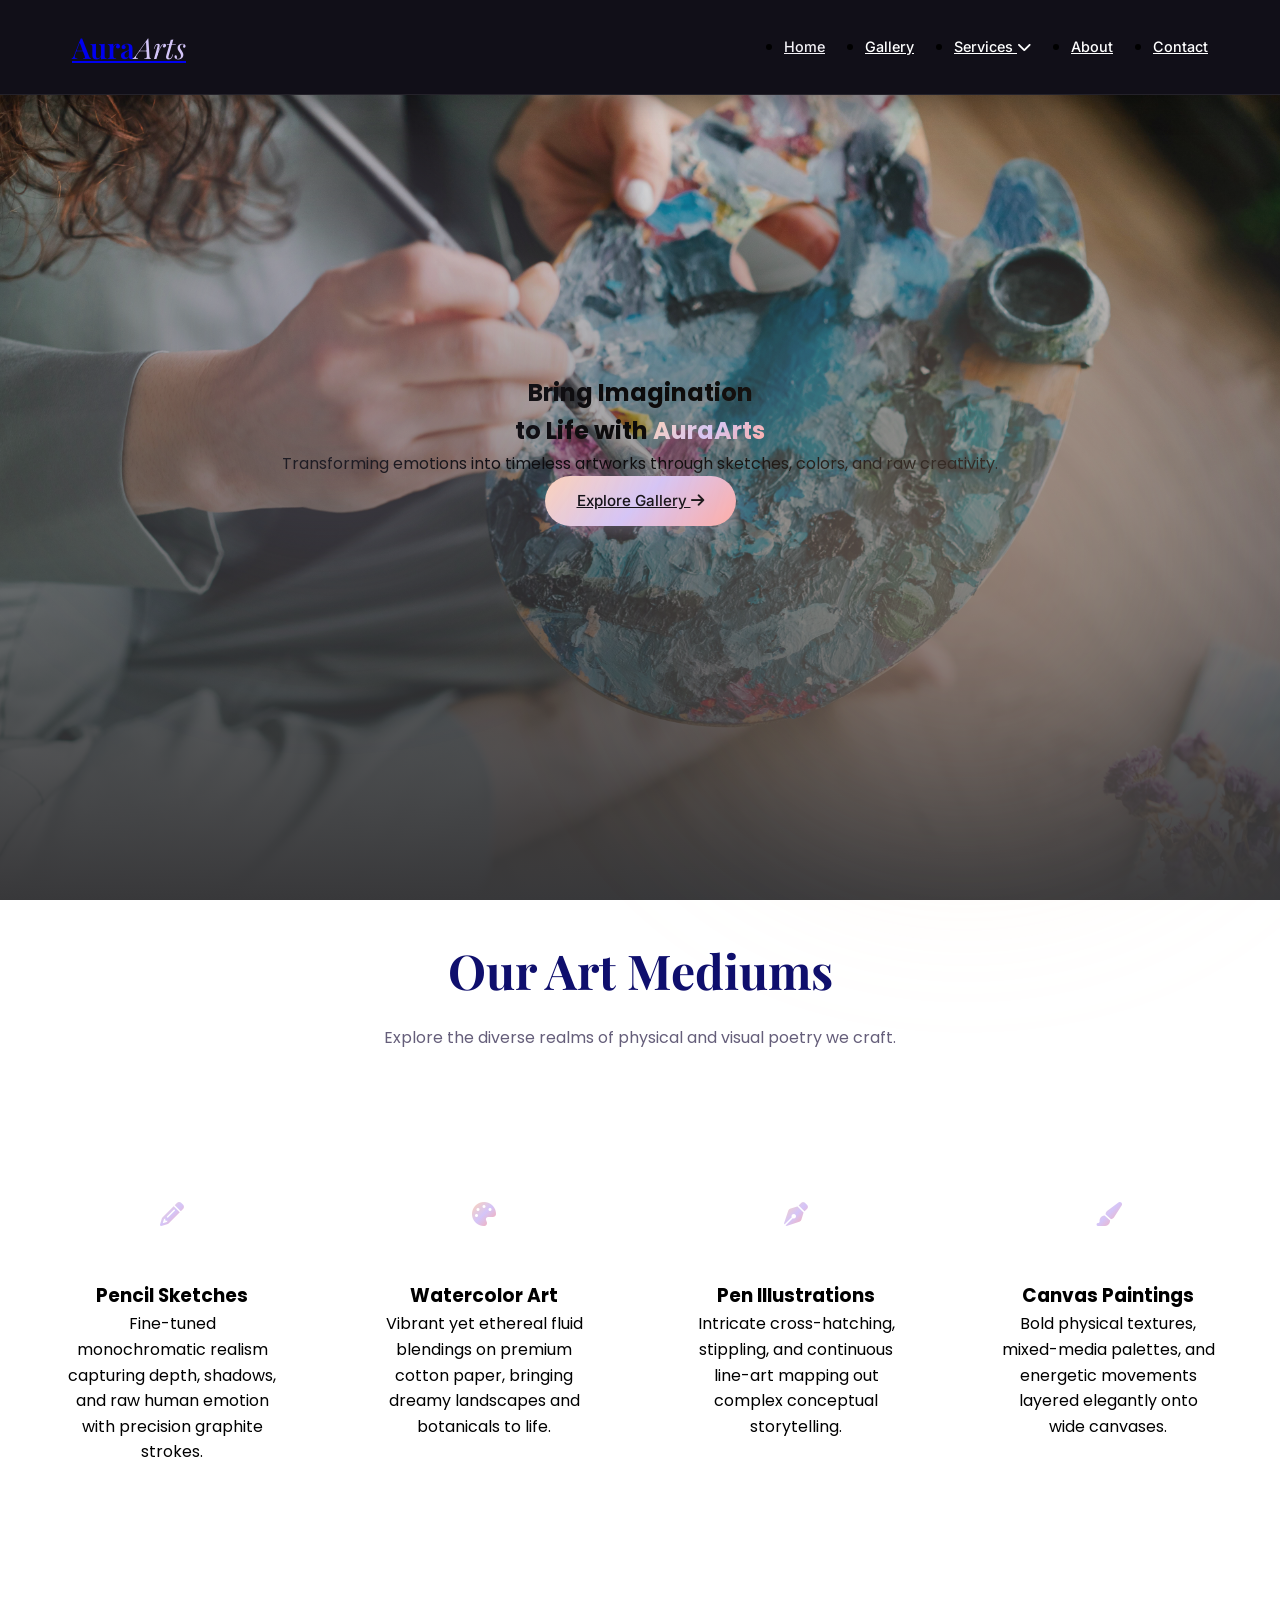
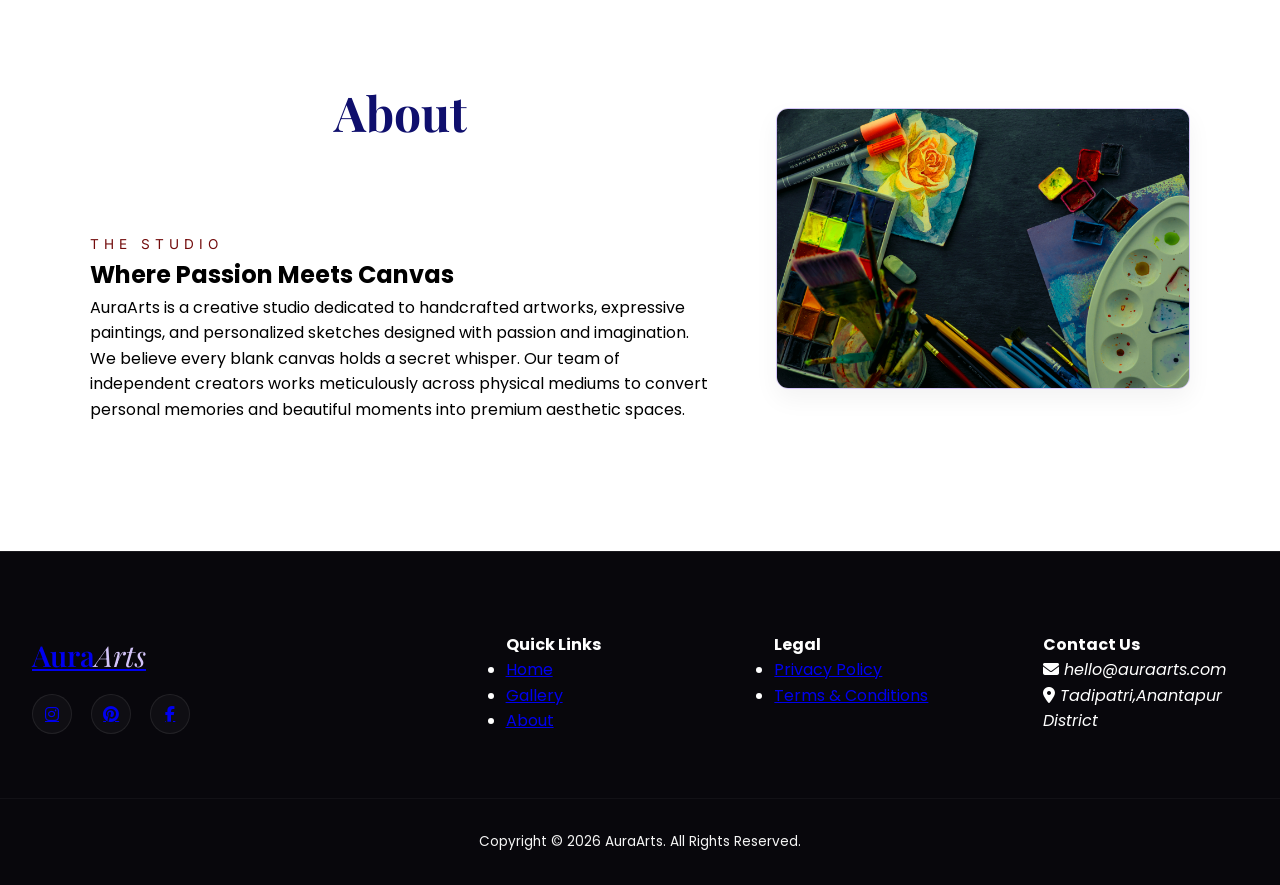
<file: index.html>
<!DOCTYPE html>
<html lang="en">
<head>
    <meta charset="UTF-8">
    <meta name="viewport" content="width=device-width, initial-scale=1.0">
    <title>AuraArts | Creative Studio Portfolio</title>
    <link rel="preconnect" href="https://fonts.googleapis.com">
    <link rel="preconnect" href="https://fonts.gstatic.com" crossorigin>
    <link href="https://fonts.googleapis.com/css2?family=Inter:wght@300;400;500&family=Playfair+Display:ital,wght@0,400;0,600&family=Poppins:wght@300;400;600&display=swap" rel="stylesheet">
    <link rel="stylesheet" href="https://cdnjs.cloudflare.com/ajax/libs/font-awesome/6.4.0/css/all.min.css">
    
    <link rel="stylesheet" href="css/main.css">
</head>
<body>

     <!-- Navigation Header Component -->
    <header class="navbar" data-module="navigation">
        <div class="nav-container">
            <a href="#" class="logo" aria-label="AuraArts Home">Aura<span>Arts</span></a>
            
            <!-- FIXED: Added nav-active-panel class here for mobile screen slide-outs -->
            <nav class="nav-menu nav-active-panel" id="navMenu">
                <ul class="nav-links">
                    <li><a href="#" class="nav-item active" data-scroll-target="home">Home</a></li>
                    <li><a href="#gallery" class="nav-item" data-scroll-target="gallery">Gallery</a></li>
                    <li class="dropdown">
                        <a href="#services" class="nav-item dropdown-toggle" aria-haspopup="true" aria-expanded="false">
                            Services <i class="fas fa-chevron-down dropdown-icon" aria-hidden="true"></i>
                        </a>
                        <ul class="dropdown-menu">
                            <li><a href="services/pencil-sketches.html">Pencil Sketches</a></li>
                            <li><a href="services/watercolor.html">Watercolor Paintings</a></li>
                            <li><a href="services/pen-art.html">Pen Art</a></li>
                            <li><a href="services/canvas-art.html">Acrylic Paintings</a></li>
                        </ul>
                    </li>
                    <li><a href="about.html" class="nav-item" data-scroll-target="about">About</a></li>
                    <li><a href="contact.html" class="nav-item" data-scroll-target="contact">Contact</a></li>
                </ul>
            </nav>

            <button class="hamburger" id="hamburgerBtn" aria-label="Toggle Navigation Menu" aria-controls="navMenu" aria-expanded="false">
                <span class="bar"></span>
                <span class="bar"></span>
                <span class="bar"></span>
            </button>
        </div>
    </header>

    <main>
        <!-- Hero Component -->
        <section id="home" class="hero">
            <div class="paint-blob blob-1" aria-hidden="true"></div>
            <div class="paint-blob blob-2" aria-hidden="true"></div>
            
            <div class="hero-content container">
                <h1 class="fade-in">Bring Imagination <br>to Life with <span class="gradient-text">AuraArts</span></h1>
                <p class="fade-in delay-1">Transforming emotions into timeless artworks through sketches, colors, and raw creativity.</p>
                <div class="fade-in delay-2">
                    <a href="#gallery" class="btn btn-primary">Explore Gallery <i class="fas fa-arrow-right" aria-hidden="true"></i></a>
                </div>
            </div>
        </section>

        <!-- Gallery -->
        <section id="gallery" class="section">
            <div class="container">
                <header class="section-header">
                    <h2>Our Art Mediums</h2>
                    <p>Explore the diverse realms of physical and visual poetry we craft.</p>
                </header>
                
                <div class="grid-layout">
                    <article class="art-card glassmorphism">
                        <div class="card-icon-wrapper">
                            <i class="fas fa-pencil-alt card-icon" aria-hidden="true"></i>
                        </div>
                        <h3>Pencil Sketches</h3>
                        <p>Fine-tuned monochromatic realism capturing depth, shadows, and raw human emotion with precision graphite strokes.</p>
                    </article>

                    
                    <article class="art-card glassmorphism">
                        <div class="card-icon-wrapper">
                            <i class="fas fa-palette card-icon" aria-hidden="true"></i>
                        </div>
                        <h3>Watercolor Art</h3>
                        <p>Vibrant yet ethereal fluid blendings on premium cotton paper, bringing dreamy landscapes and botanicals to life.</p>
                    </article>

                
                    <article class="art-card glassmorphism">
                        <div class="card-icon-wrapper">
                            <i class="fas fa-pen-nib card-icon" aria-hidden="true"></i>
                        </div>
                        <h3>Pen Illustrations</h3>
                        <p>Intricate cross-hatching, stippling, and continuous line-art mapping out complex conceptual storytelling.</p>
                    </article>

                    
                    <article class="art-card glassmorphism">
                        <div class="card-icon-wrapper">
                            <i class="fas fa-paint-brush card-icon" aria-hidden="true"></i>
                        </div>
                        <h3>Canvas Paintings</h3>
                        <p>Bold physical textures, mixed-media palettes, and energetic movements layered elegantly onto wide canvases.</p>
                    </article>
                </div>
            </div>
        </section>
    

        <section id="about" class="studio-profile-section">
            <div class="about-grid-container">

                <div class="layout-content">
                    <header class="section-header">
                        <h2>About</h2>
                    </header>
                    <span class="sub-heading">The Studio</span>
                    <h2>Where Passion Meets Canvas</h2>
                    <p>AuraArts is a creative studio dedicated to handcrafted artworks, expressive paintings, and personalized sketches designed with passion and imagination.</p>
                    <p>We believe every blank canvas holds a secret whisper. Our team of independent creators works meticulously across physical mediums to convert personal memories and beautiful moments into premium aesthetic spaces.</p>
                </div>
                <div class="about-image-block">
                    <div class="profile-frame">
                        <img src="images/background-canvas.jpg" alt="AuraArts Creative Workspace">
                    </div>
                </div>
            </div>
        </section>
    </main>

    <!-- Footer Component -->
    <footer id="contact" class="footer">
        <div class="container footer-grid">
            <div class="footer-brand">
                <a href="#" class="logo">Aura<span>Arts</span></a>
                
                <div class="social-cluster">
                    <a href="#" aria-label="Instagram"><i class="fab fa-instagram"></i></a>
                    <a href="#" aria-label="Pinterest"><i class="fab fa-pinterest"></i></a>
                    <a href="#" aria-label="Facebook"><i class="fab fa-facebook-f"></i></a>
                </div>
            </div>
            
            <div class="footer-links">
                <h4 >Quick Links</h4>
                <ul>
                    <li><a href="#">Home</a></li>
                    <li><a href="#gallery">Gallery</a></li>
                    <li><a href="#about">About</a></li>
                </ul>
            </div>

            <div class="footer-links">
                <h4>Legal</h4>
                <ul>
                    <li><a href="#">Privacy Policy</a></li>
                    <li><a href="#">Terms & Conditions</a></li>
                </ul>
            </div>

            <div class="footer-links">
                <h4>Contact Us</h4>
                <address>
                    <p><i class="fas fa-envelope" aria-hidden="true"></i> hello@auraarts.com</p>
                    <p><i class="fas fa-map-marker-alt" aria-hidden="true"></i> Tadipatri,Anantapur District</p>
                </address>
            </div>
        </div>
        
        <div class="footer-bottom container">
            <p>Copyright &copy; 2026 AuraArts. All Rights Reserved.</p>
        </div>
    </footer>
    <script src="js/validation.js"></script>
</body>
</html>
</file>
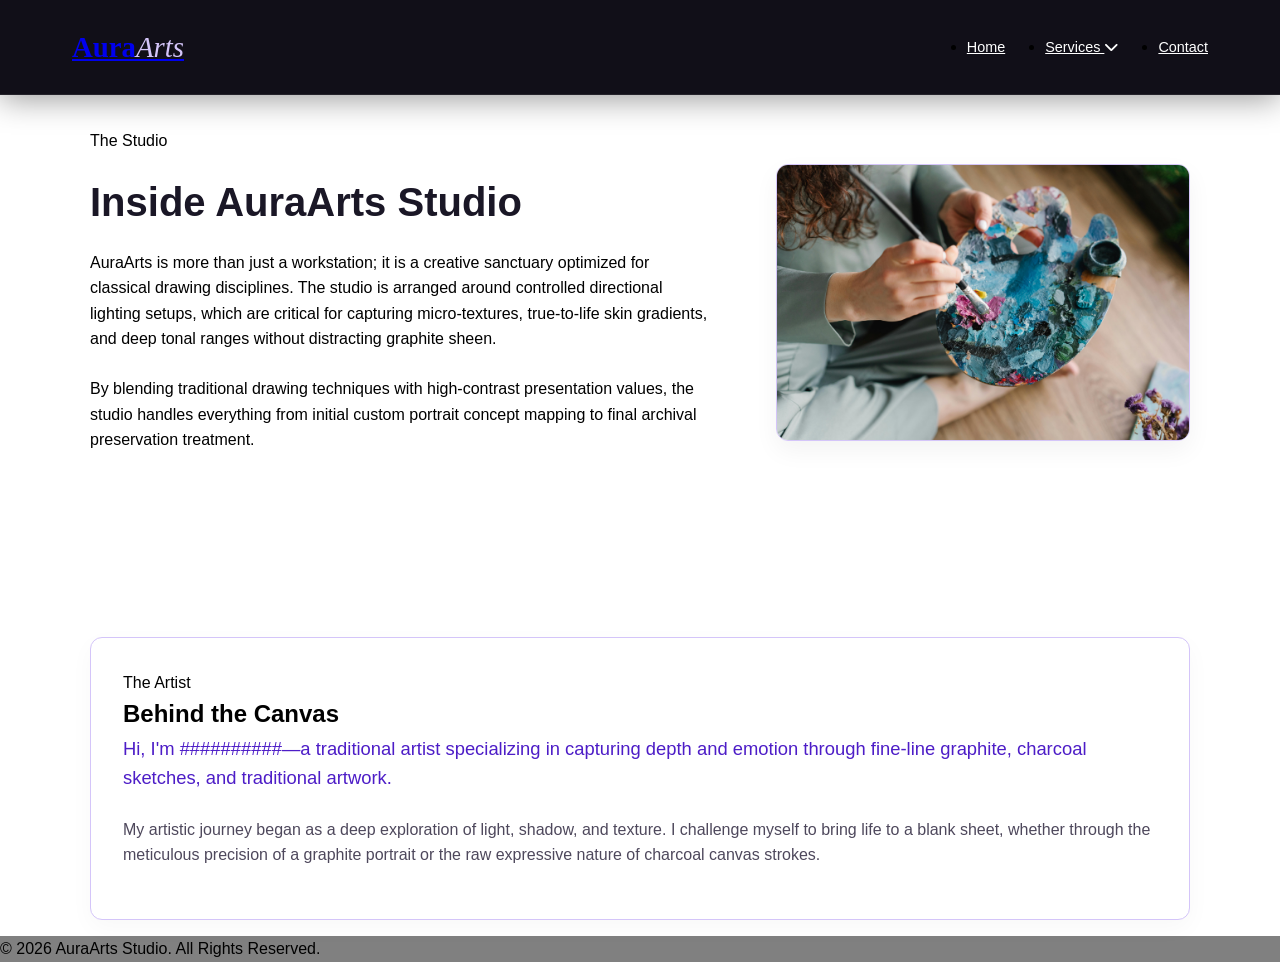
<file: about.html>
<!DOCTYPE html>
<html lang="en">
<head>
    <meta charset="UTF-8">
    <meta name="viewport" content="width=device-width, initial-scale=1.0">
    <title>About & Studio | AuraArts</title>
    <link rel="stylesheet" href="https://cdnjs.cloudflare.com/ajax/libs/font-awesome/6.4.0/css/all.min.css">
    <link rel="stylesheet" href="css/main.css">
</head>
<body>
    <header class="navbar" data-module="navigation" >
     <div class="nav-container">
         <a href="index.html" class="logo">Aura<span>Arts</span></a>
         
         <nav class="nav-menu nav-active-panel" id="navMenu">
             <ul class="nav-links">
                 <li><a href="index.html" class="nav-item">Home</a></li>
                 <li class="dropdown">
                    <a href="index.html#gallery" class="nav-item dropdown-toggle">
                        Services <i class="fas fa-chevron-down dropdown-icon"></i>
                    </a>
                    <ul class="dropdown-menu">
                        <li><a href="services/pencil-sketches.html">Pencil Sketches</a></li>
                        <li><a href="services/watercolor.html">Watercolor Paintings</a></li>
                        <li><a href="services/pen-art.html">Pen Art</a></li>
                        <li><a href="services/canvas-art.html">Acrylic Paintings</a></li>
                    </ul>
                </li>
                 
                 <li><a href="contact.html" class="nav-item">Contact</a></li>
             </ul>
         </nav>
         <button class="hamburger" id="hamburgerBtn" aria-label="Toggle Navigation Menu" aria-controls="navMenu" aria-expanded="false">
            <span class="bar"></span>
            <span class="bar"></span>
            <span class="bar"></span>
        </button>
     </div>
 </header>
    <main class="about-page-wrapper"></main>
         <section class="studio-profile-section">
          <div class="about-grid-container">
                
               <!-- Left Column -->
               <div class="about-text-block">
                    <span class="badge">The Studio</span>
                    <h2>Inside AuraArts Studio</h2>
                    <p>AuraArts is more than just a workstation; it is a creative sanctuary optimized for classical drawing disciplines. The studio is arranged around controlled directional lighting setups, which are critical for capturing micro-textures, true-to-life skin gradients, and deep tonal ranges without distracting graphite sheen.</p>
                    <p>By blending traditional drawing techniques with high-contrast presentation values, the studio handles everything from initial custom portrait concept mapping to final archival preservation treatment.</p>
               </div>   
               <!-- Right Column -->
               <div class="about-image-block">
                   <div class="profile-frame">
                       <img src="images/hero-img.jpg" alt="AuraArts Creative Workspace">
                   </div>
               </div>

           </div>
       </section>
       
        <section class="about-hero-section">
         
         <div class="studio-card-container">
          <span class="badge">The Artist</span>
          <h2>Behind the Canvas</h2>
          <p class="lead-text">   Hi, I'm ##########—a traditional artist specializing in capturing depth and emotion through fine-line graphite, charcoal sketches, and traditional artwork.</p>
          <p>My artistic journey began as a deep exploration of light, shadow, and texture. I challenge myself to bring life to a blank sheet, whether through the meticulous precision of a graphite portrait or the raw expressive nature of charcoal canvas strokes.</p>
          
      </div>

        </section>
 </main>
    <footer class="site-footer">
        <p>© 2026 AuraArts Studio. All Rights Reserved.</p>
    </footer>
    <script src="js/validation.js"></script>
</body>
</html>
</file>
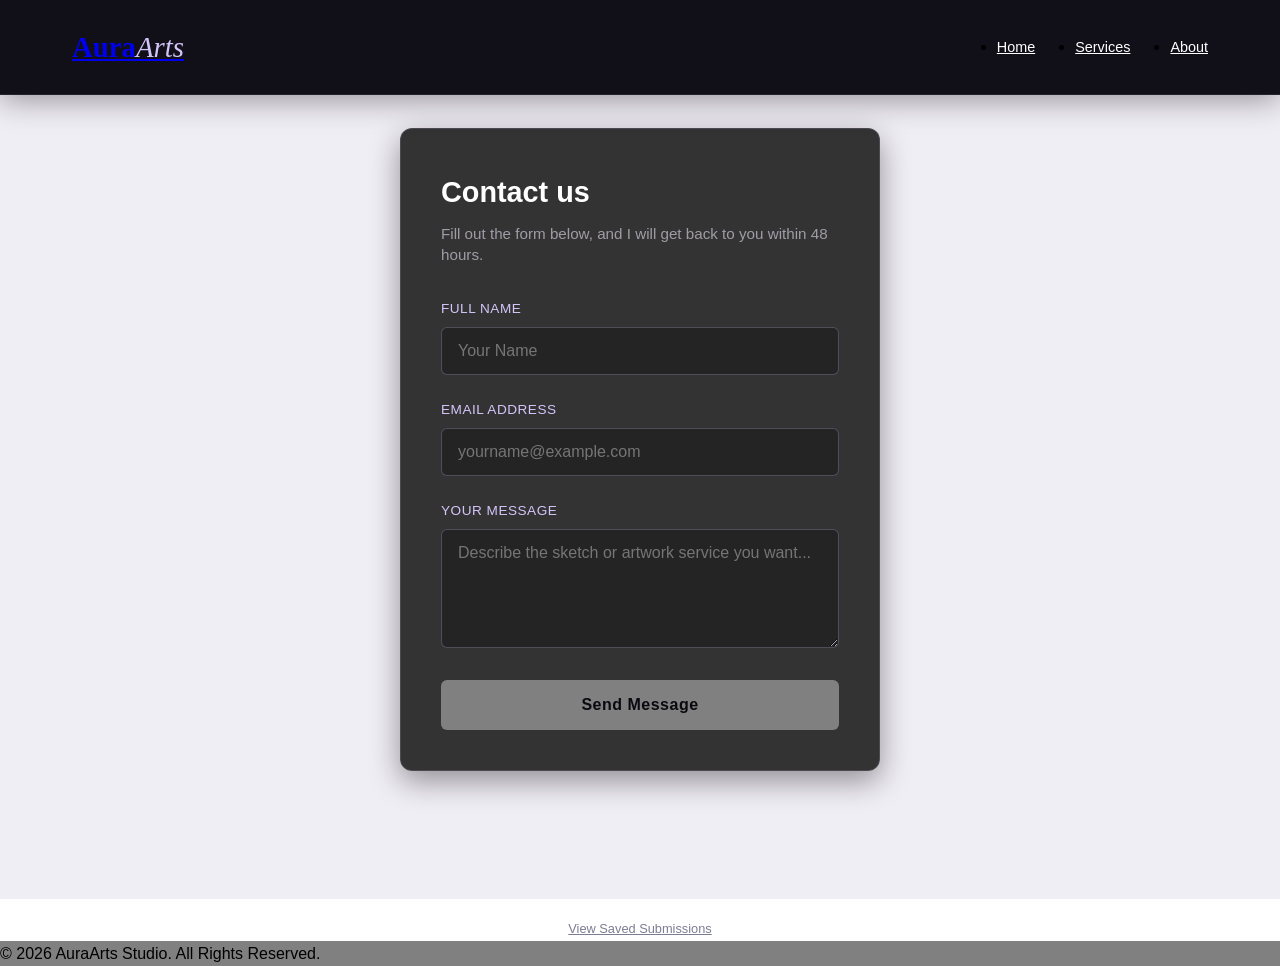
<file: contact.html>
<!DOCTYPE html>
<html lang="en">
<head>
    <meta charset="UTF-8">
    <meta name="viewport" content="width=device-width, initial-scale=1.0">
    <title>Contact | AuraArts Studio</title>
    <link rel="stylesheet" href="css/main.css">
</head>
<body>
     <header class="navbar" data-module="navigation">
          <div class="nav-container">
              <a href="../index.html" class="logo">Aura<span>Arts</span></a>
              
              <nav class="nav-menu nav-active-panel" id="navMenu">
                  <ul class="nav-links">
                      <li><a href="index.html" class="nav-item">Home</a></li>
                      <li class="dropdown">
                        <a href="index.html#gallery" class="nav-item dropdown-toggle">
                            Services <i class="fas fa-chevron-down dropdown-icon"></i>
                        </a>
                        <ul class="dropdown-menu">
                            <li><a href="services/pencil-sketches.html">Pencil Sketches</a></li>
                            <li><a href="services/watercolor.html">Watercolor Paintings</a></li>
                            <li><a href="services/pen-art.html">Pen Art</a></li>
                            <li><a href="services/canvas-art.html">Acrylic Paintings</a></li>
                        </ul>
                    </li>  
                      <li><a href="index.html#about" class="nav-item">About</a></li>
                  </ul>
              </nav>
              <button class="hamburger" id="hamburgerBtn" aria-label="Toggle Navigation Menu" aria-controls="navMenu" aria-expanded="false">
                <span class="bar"></span>
                <span class="bar"></span>
                <span class="bar"></span>
            </button>
          </div>
      </header>

    <main>
        <section class="contact-section">
            <div class="form-container">
                <h2>Contact us</h2>
                <p>Fill out the form below, and I will get back to you within 48 hours.</p>
                
                <form id="contactForm" novalidate>
                    <div class="input-group">
                        <label for="userName">Full Name</label>
                        <input type="text" id="userName" placeholder="Your Name" required>
                        <small class="error-message">Name must be at least 3 characters long.</small>
                    </div>

                    <div class="input-group">
                        <label for="userEmail">Email Address</label>
                        <input type="email" id="userEmail" placeholder="yourname@example.com" required>
                        <small class="error-message">Please enter a valid email address.</small>
                    </div>

                    <div class="input-group">
                        <label for="userMessage">Your Message</label>
                        <textarea id="userMessage" rows="5" placeholder="Describe the sketch or artwork service you want..." required></textarea>
                        <small class="error-message">Message cannot be empty.</small>
                    </div>

                    <button type="submit" class="btn-submit">Send Message</button>
                    <div id="formSuccess" class="success-alert">Thank you! Your message was sent successfully.</div>
                </form>
            </div>
        </section>
        <p style="text-align: center; margin-top: 1rem;">
            <a href="submissions.html" style="color: #7c7c93; font-size: 0.8rem;">View Saved Submissions</a>
        </p>
    </main>

    <footer class="site-footer">
        <p>© 2026 AuraArts Studio. All Rights Reserved.</p>
    </footer>

    <script src="js/validation.js"></script>
</body>
</html>
</file>
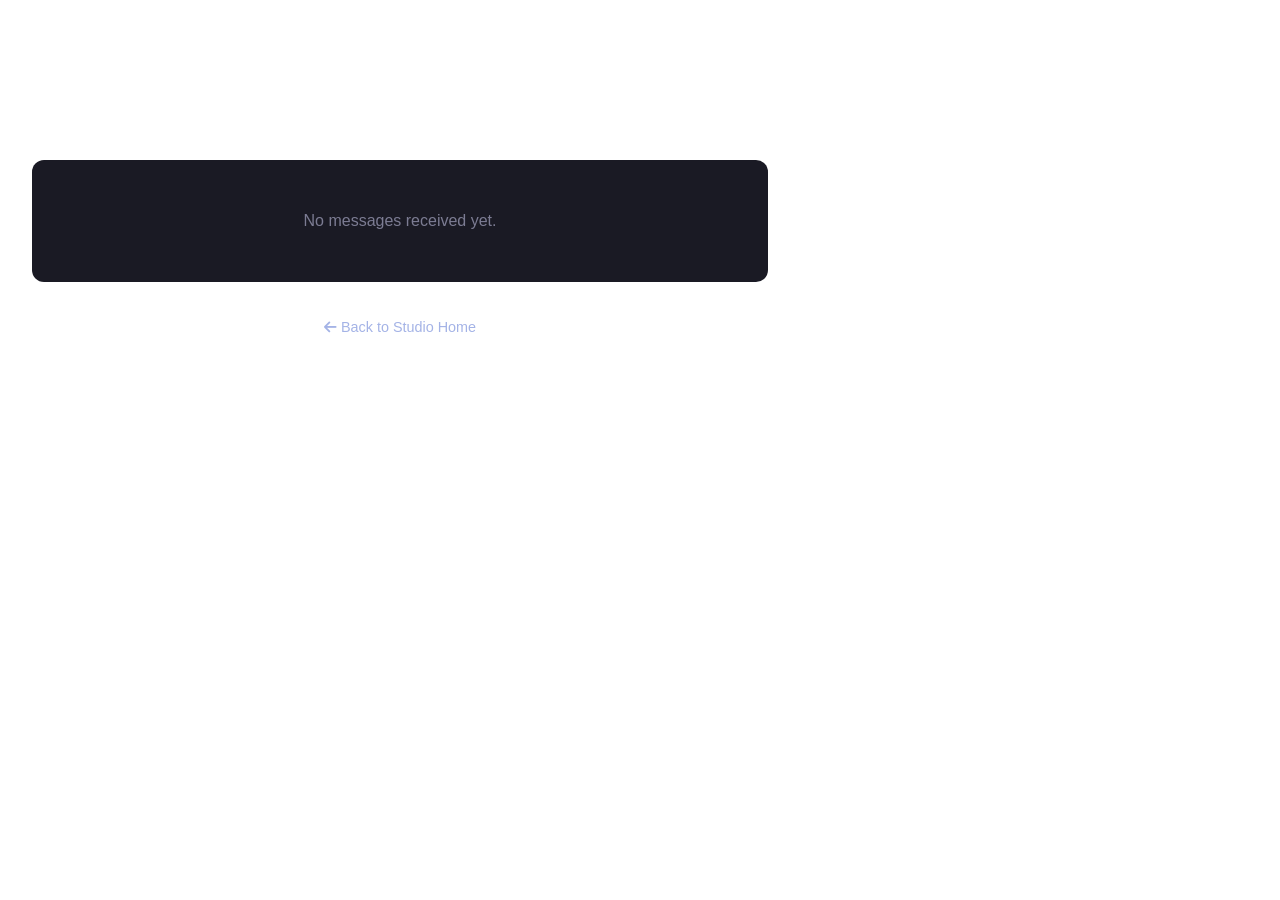
<file: submissions.html>
<!DOCTYPE html>
<html lang="en">
<head>
    <meta charset="UTF-8">
    <meta name="viewport" content="width=device-width, initial-scale=1.0">
    <title>Submissions Dashboard | AuraArts</title>
    <link rel="stylesheet" href="css/main.css">
    <link rel="stylesheet" href="https://cdnjs.cloudflare.com/ajax/libs/font-awesome/6.0.0/css/all.min.css">
    <style>
        /* Contextual custom styles specifically to display dashboard cards nicely */
        .submissions-section { padding: 4rem 2rem; max-width: 800px; margin: 80px auto min-height: 80vh; }
        .dashboard-title { font-size: 2.5rem; margin-bottom: 2rem; color: #fff; text-align: center; font-family: sans-serif; }
        #submissionsContainer { display: flex; flex-direction: column; gap: 1.5rem; }
        .submission-card { background: #1a1a24; border-radius: 12px; padding: 1.5rem; border: 1px solid #2d2d3d; box-shadow: 0 4px 15px rgba(0,0,0,0.2); }
        .card-header { display: flex; justify-content: space-between; align-items: center; border-bottom: 1px solid #2d2d3d; padding-bottom: 0.5rem; margin-bottom: 1rem; }
        .card-header h3 { margin: 0; color: #a4b3e6; font-size: 1.25rem; }
        .timestamp { font-size: 0.85rem; color: #7c7c93; }
        .email { margin: 0 0 0.75rem 0; color: #cfcfdf; font-size: 0.95rem; }
        .email a { color: #5171e6; text-decoration: none; }
        .message { margin: 0; color: #b5b5c9; font-style: italic; line-height: 1.5; background: #12121a; padding: 1rem; border-radius: 6px; }
        .no-submissions { text-align: center; color: #7c7c93; padding: 3rem; background: #1a1a24; border-radius: 12px; }
    </style>
</head>
<body>

    <main class="submissions-section">
        <h1 class="dashboard-title">Inbox Messages</h1>
        
        <div id="submissionsContainer"></div>
        
        <div style="text-align: center; margin-top: 2rem;">
            <a href="index.html" class="nav-item" style="color: #a4b3e6; text-decoration: none;"><i class="fas fa-arrow-left"></i> Back to Studio Home</a>
        </div>
    </main>

    <script src="js/validation.js"></script>
</body>
</html>
</file>
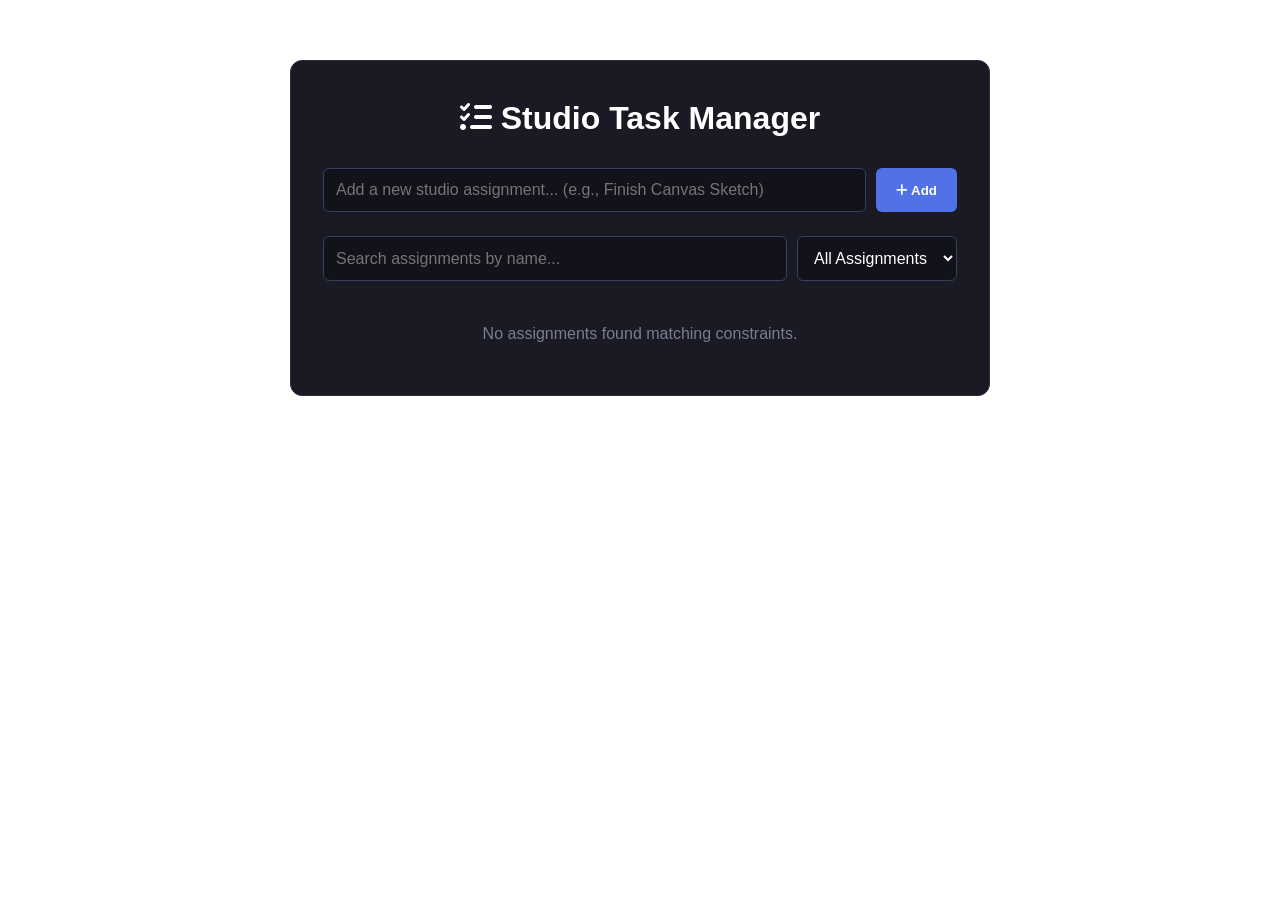
<file: task_management.html>
<!DOCTYPE html>
<html lang="en">
<head>
    <meta charset="UTF-8">
    <meta name="viewport" content="width=device-width, initial-scale=1.0">
    <title>Task Manager Dashboard | AuraArts</title>
    <link rel="stylesheet" href="css/main.css">
    <link rel="stylesheet" href="https://cdnjs.cloudflare.com/ajax/libs/font-awesome/6.0.0/css/all.min.css">
</head>
<body>

    <main class="dashboard-container">
        <div class="dashboard-header">
            <h1><i class="fas fa-tasks"></i> Studio Task Manager</h1>
        </div>

        <div class="task-input-group">
            <input type="text" id="taskInput" placeholder="Add a new studio assignment... (e.g., Finish Canvas Sketch)">
            <button class="btn-add" id="addTaskBtn"><i class="fas fa-plus"></i> Add</button>
        </div>

        <div class="filter-group">
            <input type="text" id="searchBar" placeholder="Search assignments by name...">
            <select id="filterStatus">
                <option value="all">All Assignments</option>
                <option value="pending">Pending</option>
                <option value="completed">Completed</option>
            </select>
        </div>

        <ul id="taskList" class="task-list"></ul>
    </main>

    <script src="js/tasks.js"></script>
</body>
</html>
</file>
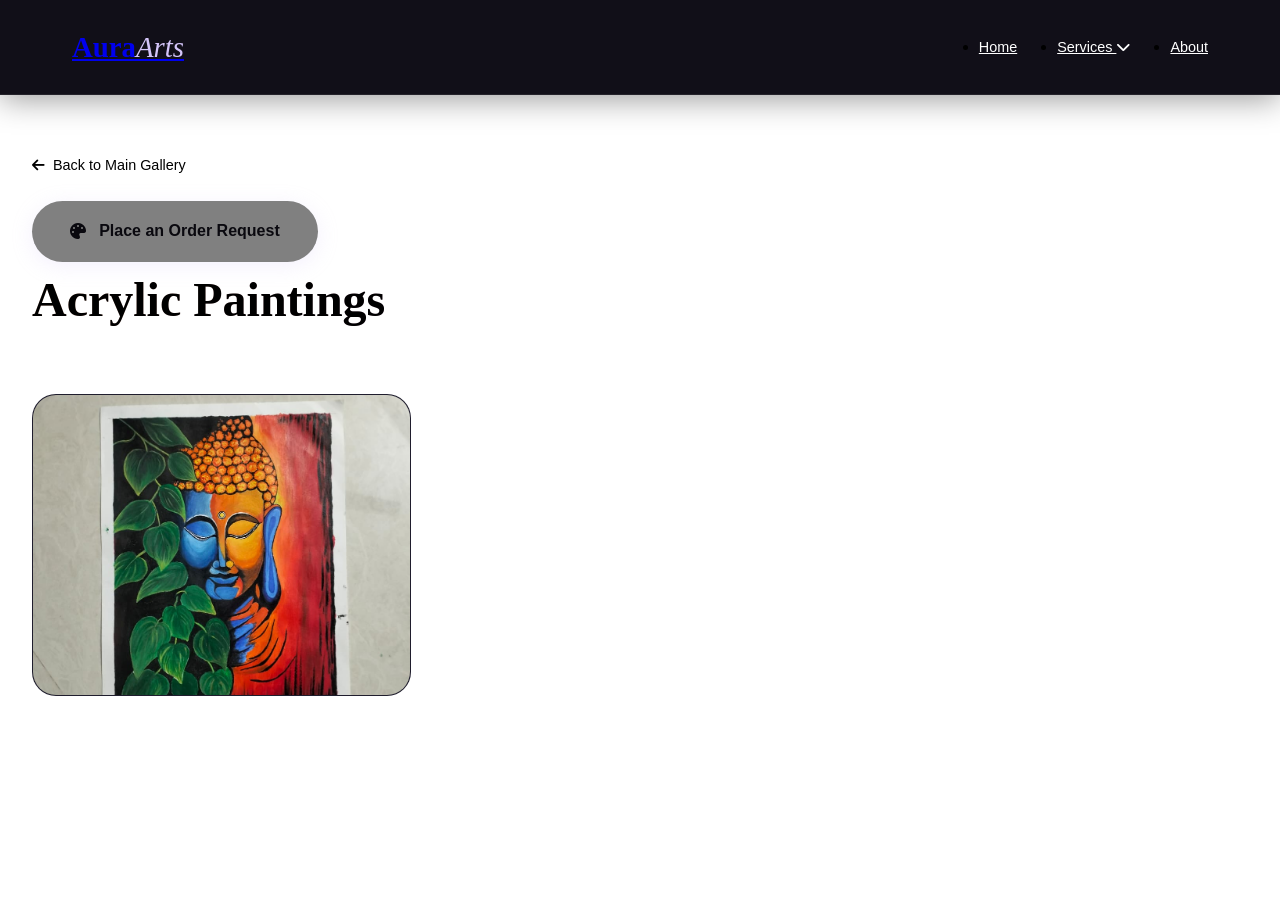
<file: services/canvas-art.html>
<!DOCTYPE html>
<html lang="en">
<head>
    <meta charset="UTF-8">
    <meta name="viewport" content="width=device-width, initial-scale=1.0">
    <title>Pencil Sketches Portfolio | AuraArts</title>
    <link rel="stylesheet" href="../css/main.css">
    <link rel="stylesheet" href="../css/components.css">
    <link rel="stylesheet" href="https://cdnjs.cloudflare.com/ajax/libs/font-awesome/6.4.0/css/all.min.css">
</head>
<body>
    <header class="navbar" data-module="navigation">
        <div class="nav-container">
            <a href="../index.html" class="logo">Aura<span>Arts</span></a>
            
            <nav class="nav-menu nav-active-panel" id="navMenu">
                <ul class="nav-links">
                    <li><a href="../index.html" class="nav-item">Home</a></li>
                    <li class="dropdown">
                        <a href="index.html#gallery" class="nav-item dropdown-toggle">
                            Services <i class="fas fa-chevron-down dropdown-icon"></i>
                        </a>
                        <ul class="dropdown-menu">
                            <li><a href="pencil-sketches.html">Pencil Sketches</a></li>
                            <li><a href="watercolor.html">Watercolor Paintings</a></li>
                            <li><a href="pen-art.html">Pen Art</a></li>
                            <li><a href="canvas-art.html">Acrylic Paintings</a></li>
                        </ul>
                    </li>
                    <li><a href="../index.html#about" class="nav-item">About</a></li>
                </ul>
            </nav>
            <button class="hamburger" id="hamburgerBtn" aria-label="Toggle Navigation Menu" aria-controls="navMenu" aria-expanded="false">
                <span class="bar"></span>
                <span class="bar"></span>
                <span class="bar"></span>
            </button>
        </div>
    </header>

    
    <main style="padding-top: 120px;">
        <section class="section service-gallery-wrapper">
            <div class="container">
                <div class="service-intro-block">
                    <a href="../index.html#gallery" class="back-link"><i class="fas fa-arrow-left"></i> Back to Main Gallery</a>
                     <div><a href="mailto:commissions@auraarts.com?subject=New Custom Art Order Inquiry" class="btn-order-primary">
                                <i class="fas fa-palette"></i> Place an Order Request
                     </a></div>
                       <h1>Acrylic Paintings</h1>
                    
                </div>

                <div class="subpage-photo-grid">
                     <div class="showcase-card">
                        <div class="media-box">
                            <img src="../images/Acrylic.jpeg" >
                        </div>
                    </div>
                </div>
            </div>
        </section>
        
    </main>
    <script src="../js/validation.js"></script>
</body>
</html>
</file>
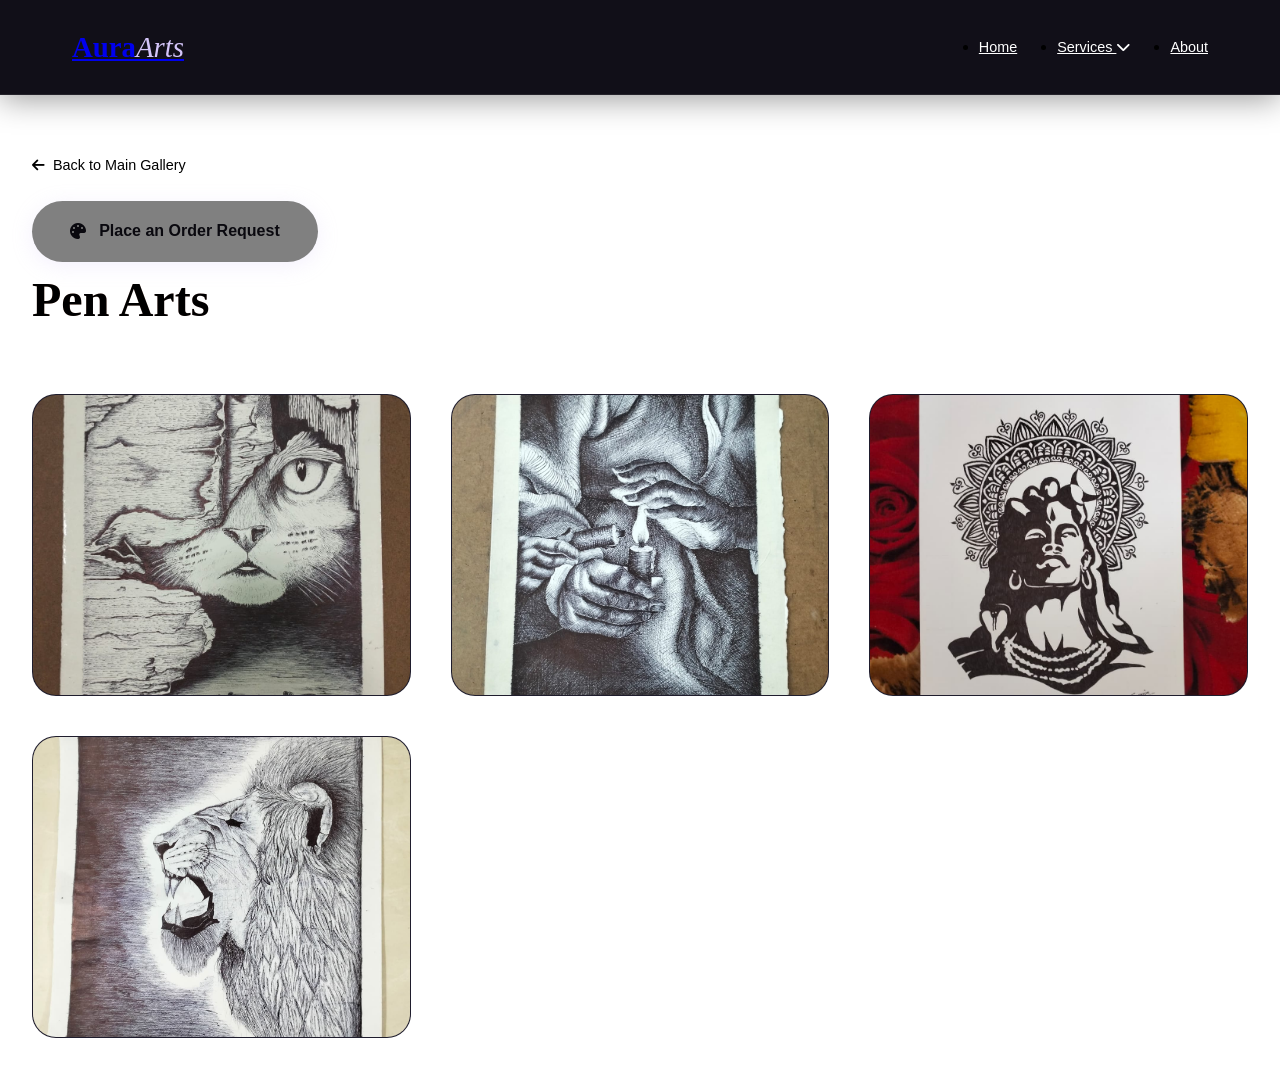
<file: services/pen-art.html>
<!DOCTYPE html>
<html lang="en">
<head>
    <meta charset="UTF-8">
    <meta name="viewport" content="width=device-width, initial-scale=1.0">
    <title>Pencil Sketches Portfolio | AuraArts</title>
    <!-- Relative paths point up one directory (../) to grab global style assets -->
    <link rel="stylesheet" href="../css/main.css">
    <link rel="stylesheet" href="../css/components.css">
    <link rel="stylesheet" href="https://cdnjs.cloudflare.com/ajax/libs/font-awesome/6.4.0/css/all.min.css">
</head>
<body>

    <!-- Shared Header Navigation Block -->
    <header class="navbar" data-module="navigation">
        <div class="nav-container">
            <a href="../index.html" class="logo">Aura<span>Arts</span></a>
            
            <nav class="nav-menu nav-active-panel" id="navMenu">
                <ul class="nav-links">
                    <li><a href="../index.html" class="nav-item">Home</a></li>
                    <li class="dropdown">
                        <a href="index.html#gallery" class="nav-item dropdown-toggle">
                            Services <i class="fas fa-chevron-down dropdown-icon"></i>
                        </a>
                        <ul class="dropdown-menu">
                            <li><a href="pencil-sketches.html">Pencil Sketches</a></li>
                            <li><a href="watercolor.html">Watercolor Paintings</a></li>
                            <li><a href="pen-art.html">Pen Art</a></li>
                            <li><a href="canvas-art.html">Acrylic Paintings</a></li>
                        </ul>
                    </li>
                    <li><a href="../index.html#about" class="nav-item">About</a></li>
                </ul>
            </nav>
            <button class="hamburger" id="hamburgerBtn" aria-label="Toggle Navigation Menu" aria-controls="navMenu" aria-expanded="false">
                <span class="bar"></span>
                <span class="bar"></span>
                <span class="bar"></span>
            </button>
        </div>
    </header>

    <!-- Specific Isolated Gallery Display -->
    <main style="padding-top: 120px;">
        <section class="section service-gallery-wrapper">
            <div class="container">
                
                <!-- Subpage Title Information -->
                <div class="service-intro-block">
                    <a href="../index.html#gallery" class="back-link"><i class="fas fa-arrow-left"></i> Back to Main Gallery</a>
                     <div><a href="mailto:commissions@auraarts.com?subject=New Custom Art Order Inquiry" class="btn-order-primary">
                                <i class="fas fa-palette"></i> Place an Order Request
                     </a></div>
                       <h1>Pen Arts</h1>
                    
                </div>

                <div class="subpage-photo-grid">
                     <div class="showcase-card">
                        <div class="media-box">
                            <img src="../images/pen sketch1.jpeg" >
                        </div>
                    </div>
                    <div class="showcase-card">
                        <div class="media-box">
                            <img src="../images/pen sketch4.jpeg" >
                        </div>
                    </div>
                    <div class="showcase-card">
                        <div class="media-box">
                            <img src="../images/pen sketch3.jpeg">
                        </div>
                    </div>
                    <div class="showcase-card">
                        <div class="media-box">
                            <img src="../images/pen sketch2.jpeg" >
                        </div>
                    </div>
                </div>
            </div>
        </section>
        
    </main>
    <script src="../js/validation.js"></script>
</body>
</html>
</file>
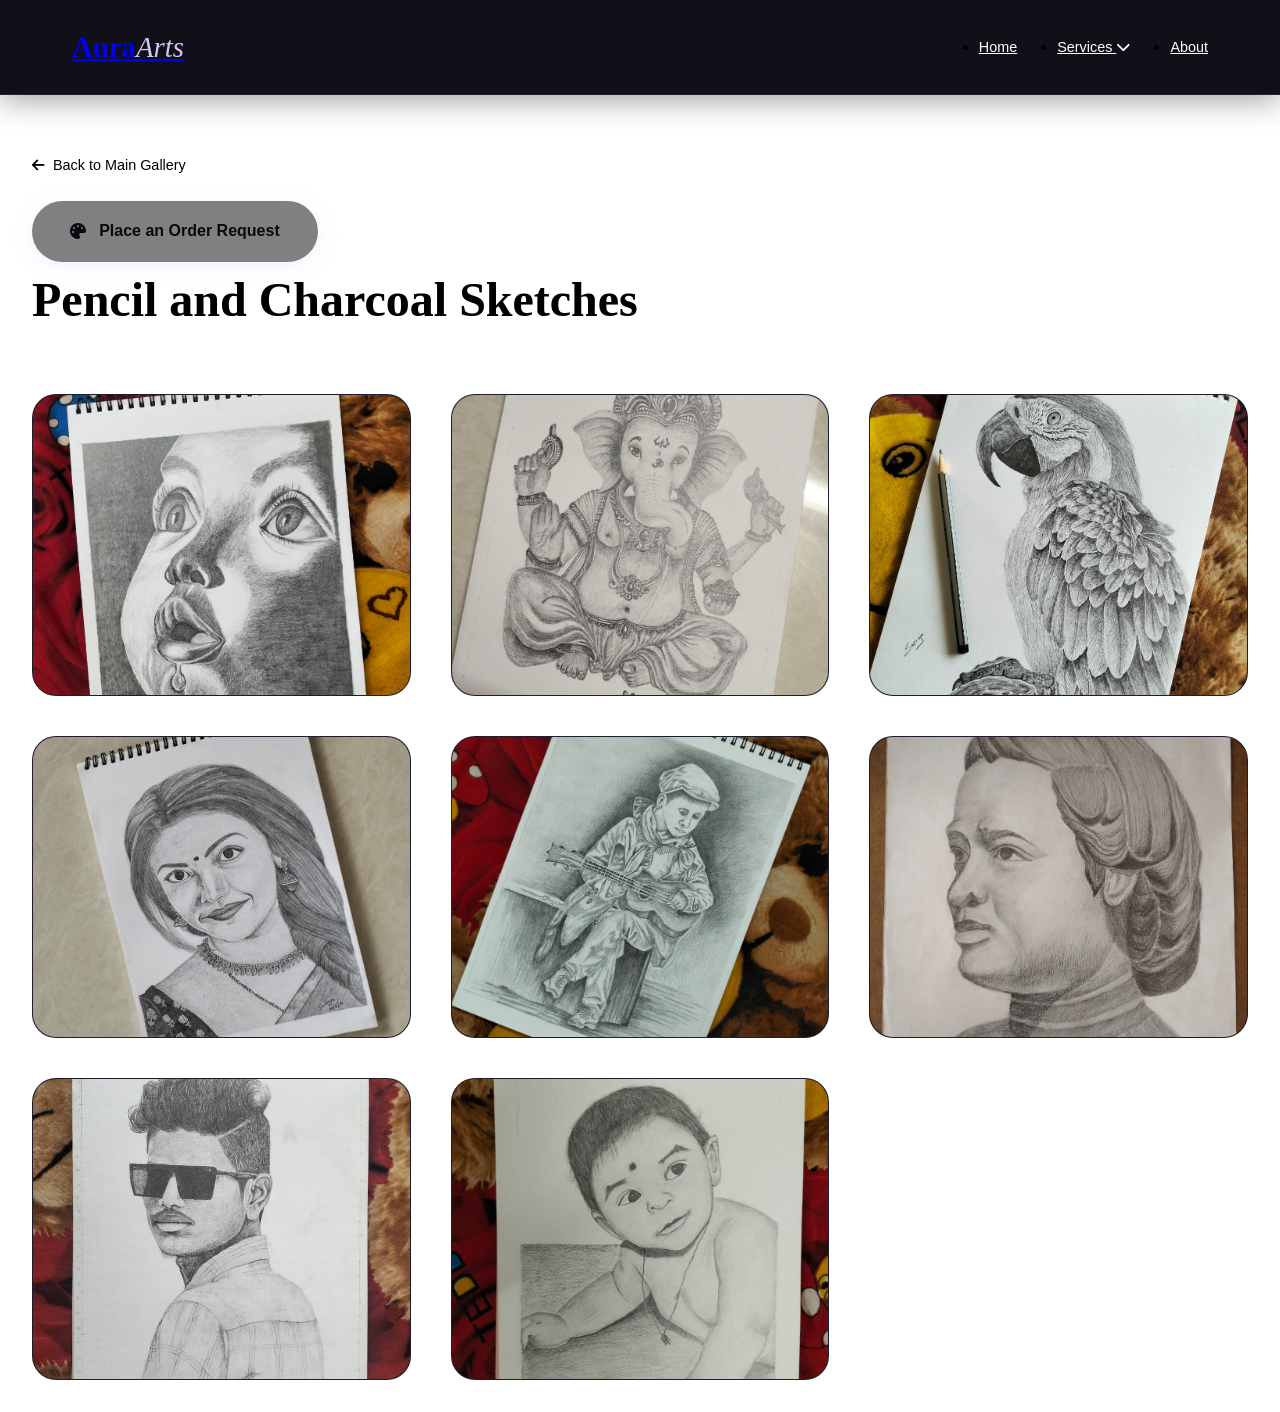
<file: services/pencil-sketches.html>
<!DOCTYPE html>
<html lang="en">
<head>
    <meta charset="UTF-8">
    <meta name="viewport" content="width=device-width, initial-scale=1.0">
    <title>Pencil Sketches Portfolio | AuraArts</title>
    <link rel="stylesheet" href="../css/main.css">
    <link rel="stylesheet" href="../css/components.css">
    <link rel="stylesheet" href="https://cdnjs.cloudflare.com/ajax/libs/font-awesome/6.4.0/css/all.min.css">
</head>
<body>

    <!-- Shared Header Navigation Block -->
    <header class="navbar" data-module="navigation">
        <div class="nav-container">
            <a href="../index.html" class="logo">Aura<span>Arts</span></a>
            
            <nav class="nav-menu nav-active-panel" id="navMenu">
                <ul class="nav-links">
                    <li><a href="../index.html" class="nav-item">Home</a></li>
                    <li class="dropdown">
                        <a href="index.html#gallery" class="nav-item dropdown-toggle">
                            Services <i class="fas fa-chevron-down dropdown-icon"></i>
                        </a>
                        <ul class="dropdown-menu">
                            <li><a href="pencil-sketches.html">Pencil Sketches</a></li>
                            <li><a href="watercolor.html">Watercolor Paintings</a></li>
                            <li><a href="pen-art.html">Pen Art</a></li>
                            <li><a href="canvas-art.html">Acrylic Paintings</a></li>
                        </ul>
                    </li>
                    <li><a href="../index.html#about" class="nav-item">About</a></li>
                </ul>
            </nav>
            <button class="hamburger" id="hamburgerBtn" aria-label="Toggle Navigation Menu" aria-controls="navMenu" aria-expanded="false">
                <span class="bar"></span>
                <span class="bar"></span>
                <span class="bar"></span>
            </button>
        </div>
    </header>

    <!-- Specific Isolated Gallery Display -->
    <main style="padding-top: 120px;">
        <section class="section service-gallery-wrapper">
            <div class="container">
                
                <!-- Subpage Title Information -->
                <div class="service-intro-block">
                    <a href="../index.html#gallery" class="back-link"><i class="fas fa-arrow-left"></i> Back to Main Gallery</a>
                     <div><a href="mailto:commissions@auraarts.com?subject=New Custom Art Order Inquiry" class="btn-order-primary">
                                <i class="fas fa-palette"></i> Place an Order Request
                     </a></div>
                       <h1>Pencil and Charcoal Sketches</h1>
                    
                </div>

                <div class="subpage-photo-grid">
                     <div class="showcase-card">
                        <div class="media-box">
                            <img src="../images/pencil sketch 1.jpeg" >
                        </div>
                    </div>

                    <div class="showcase-card">
                        <div class="media-box">
                            <img src="../images/pencil sketch4.jpeg">
                        </div>
                    </div>
                    <div class="showcase-card">
                        <div class="media-box">
                            <img src="../images/pencil sketch 2.jpeg">
                        </div>
                    </div>
                    <div class="showcase-card">
                        <div class="media-box">
                            <img src="../images/pencil sketch5.jpeg" >
                        </div>
                    </div>
                    <div class="showcase-card">
                        <div class="media-box">
                            <img src="../images/pencil sketch3.jpeg">
                        </div>
                    </div>
                    <div class="showcase-card">
                        <div class="media-box">
                            <img src="../images/pencil sketch6.jpeg">
                        </div>
                    </div>
                    <div class="showcase-card">
                        <div class="media-box">
                            <img src="../images/pencil sketch7.jpeg" >
                        </div>
                    </div>
                    <div class="showcase-card">
                        <div class="media-box">
                            <img src="../images/pencil sketch8.jpeg" >
                        </div>
                    </div>
                </div>
            </div>
        </section>
        
    </main>
    <script src="../js/validation.js"></script>
</body>
</html>
</file>
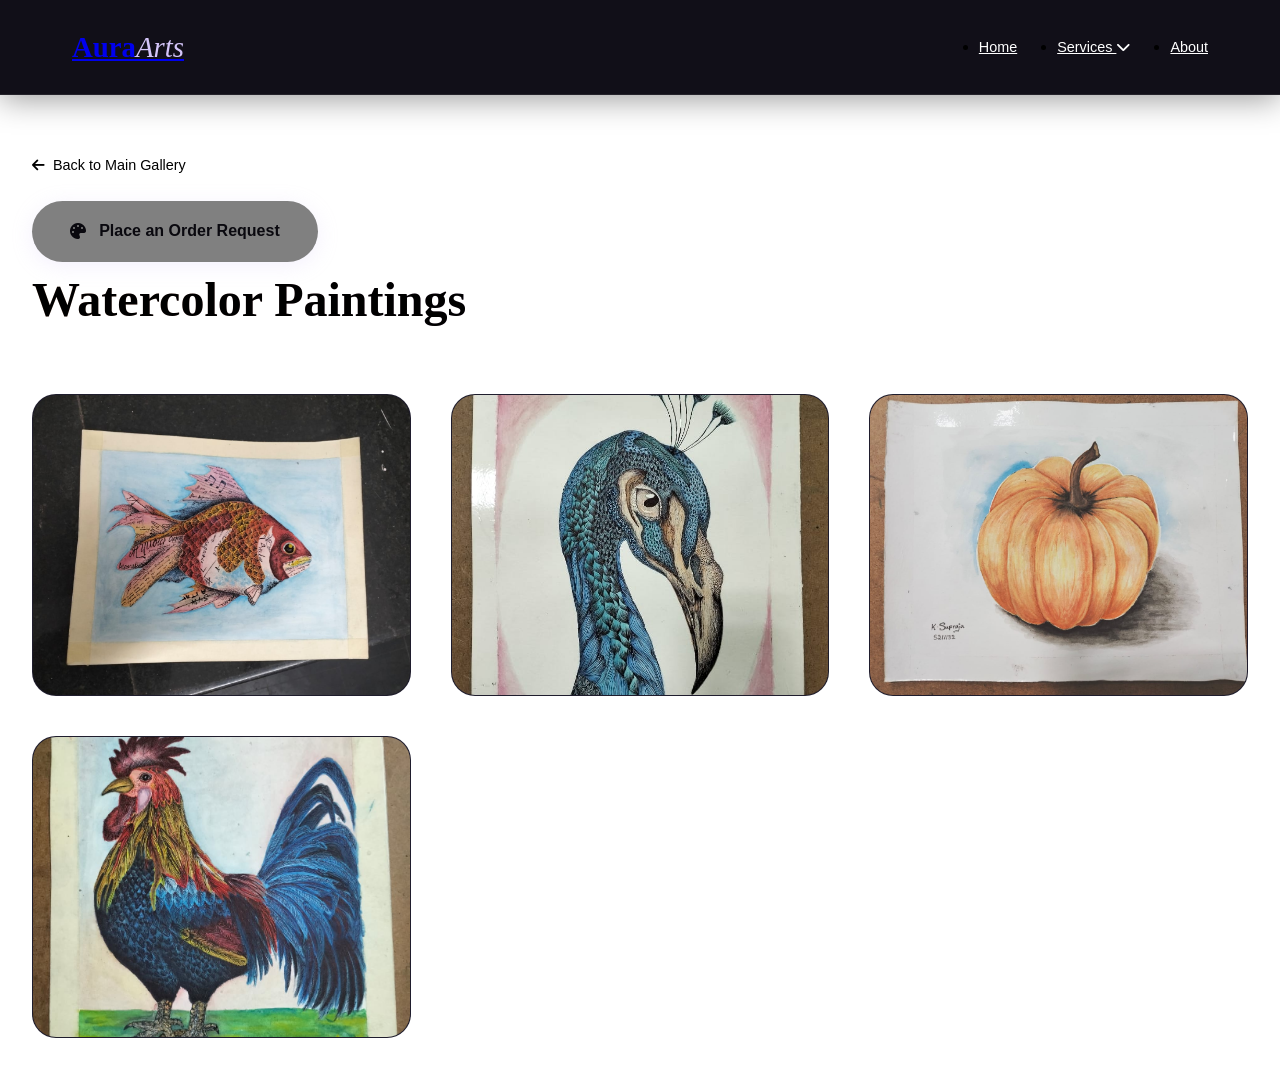
<file: services/watercolor.html>
<!DOCTYPE html>
<html lang="en">
<head>
    <meta charset="UTF-8">
    <meta name="viewport" content="width=device-width, initial-scale=1.0">
    <title>Pencil Sketches Portfolio | AuraArts</title>
    <!-- Relative paths point up one directory (../) to grab global style assets -->
    <link rel="stylesheet" href="../css/main.css">
    <link rel="stylesheet" href="../css/components.css">
    <link rel="stylesheet" href="https://cdnjs.cloudflare.com/ajax/libs/font-awesome/6.4.0/css/all.min.css">
</head>
<body>

    <!-- Shared Header Navigation Block -->
    <header class="navbar" data-module="navigation">
        <div class="nav-container">
            <a href="../index.html" class="logo">Aura<span>Arts</span></a>
            
            <nav class="nav-menu nav-active-panel" id="navMenu">
                <ul class="nav-links">
                    <li><a href="../index.html" class="nav-item">Home</a></li>
                    <li class="dropdown">
                        <a href="index.html#gallery" class="nav-item dropdown-toggle">
                            Services <i class="fas fa-chevron-down dropdown-icon"></i>
                        </a>
                        <ul class="dropdown-menu">
                            <li><a href="pencil-sketches.html">Pencil Sketches</a></li>
                            <li><a href="watercolor.html">Watercolor Paintings</a></li>
                            <li><a href="pen-art.html">Pen Art</a></li>
                            <li><a href="canvas-art.html">Acrylic Paintings</a></li>
                        </ul>
                    </li> 
                    <li><a href="../index.html#about" class="nav-item">About</a></li>
                </ul>
            </nav>
            <button class="hamburger" id="hamburgerBtn" aria-label="Toggle Navigation Menu" aria-controls="navMenu" aria-expanded="false">
                <span class="bar"></span>
                <span class="bar"></span>
                <span class="bar"></span>
            </button>
        </div>
    </header>

    <!-- Specific Isolated Gallery Display -->
    <main style="padding-top: 120px;">
        <section class="section service-gallery-wrapper">
            <div class="container">
                
                <!-- Subpage Title Information -->
                <div class="service-intro-block">
                    <a href="../index.html#gallery" class="back-link"><i class="fas fa-arrow-left"></i> Back to Main Gallery</a>
                     <div><a href="mailto:commissions@auraarts.com?subject=New Custom Art Order Inquiry" class="btn-order-primary">
                                <i class="fas fa-palette"></i> Place an Order Request
                     </a></div>
                       <h1>Watercolor Paintings</h1>
                    
                </div>

                <div class="subpage-photo-grid">
                     <div class="showcase-card">
                        <div class="media-box">
                            <img src="../images/water colour2.jpeg" >
                        </div>
                    </div>

                    <div class="showcase-card">
                        <div class="media-box">
                            <img src="../images/water colour3.jpeg" >
                        </div>
                    </div>
                    <div class="showcase-card">
                        <div class="media-box">
                            <img src="../images/water colour.jpeg" >
                        </div>
                    </div>
                    <div class="showcase-card">
                        <div class="media-box">
                            <img src="../images/water colour4.jpeg" >
                        </div>
                    </div>
                </div>
            </div>
        </section>
        
    </main>
    <script src="../js/validation.js"></script>
</body>
</html>
</file>
<file: css/main.css>
@import './variables.css';
@import './layouts.css';
@import './components.css';

/* Core Base Layer */
* { margin: 0; padding: 0; box-sizing: border-box; }
html { 
    scroll-behavior: smooth; 
    overflow-x: hidden;
}
body {
    background-image:
    color:var(--clr-text-main);
    font-family: var(--ff-body);
    overflow-x: hidden;
    line-height: 1.6;
}
section, main, .hero, .container {
    width: 100%;
    max-width: 100%;
}
/* Component Navigation Shell Rules */
.navbar {
    position: fixed;
    top: 0;
    left: 0;
    width: 100%;
    z-index: 1000;
    padding: 1.5rem 0;
    background-color: #110f18;
    border-bottom: 1px solid rgba(255, 255, 255, 0.08);
    box-shadow: 0 4px 30px rgba(0, 0, 0, 0.4);
    transition: var(--transition-smooth);
}
.navbar.scrolled {
    padding: 1rem 0;
    background-color: #110f18;
   /* background: rgba(5, 202, 94, 0.75);
    backdrop-filter: blur(20px);
    border-bottom: 1px solid var(--glass-border);*/
}
.nav-container {
    display: flex;
    justify-content: space-between;
    align-items: center;
    width: 100%;
    max-width: 1200px;
    margin: 0 auto;
    padding: 0 2rem;
}
.logo { font-family: var(--ff-heading); font-size: 1.8rem; font-weight: 600; }
.logo span { font-weight: 300; font-style: italic; color: var(--accent-lavender); }
.nav-links { 
     display: flex; 
     align-items: center; 
     gap: 2.5rem; 
}
.nav-item {
    font-family: var(--ff-alt);
    font-size: 0.9rem;
    font-weight: 500;
    color: white;
    transition: var(--transition-smooth);
}
.nav-item:hover, .nav-item.active { 
     color: var(--clr-text-main); 
}

/* Component Context Dropdowns */
.dropdown { position: relative; }
.dropdown-menu {
    position: absolute;
    top: 100%;
    left: 50%;
    transform: translateX(-50%) translateY(15px);
    background: rgba(22, 21, 35, 0.95);
    border: 1px solid var(--glass-border);
    border-radius: 12px;
    padding: 1rem 0;
    width: 220px;
    opacity: 0;
    visibility: hidden;
    transition: var(--transition-smooth);
}
.dropdown:hover .dropdown-menu {
    opacity: 1;
    visibility: visible;
    transform: translateX(-50%) translateY(0);
}
.dropdown-menu li a {
    display: block;
    padding: 0.6rem 1.5rem;
    color: var(--clr-text-muted);
    transition: var(--transition-smooth);
}
.dropdown-menu li a:hover { 
     color: var(--accent-peach); 
     background: rgba(255,255,255,0.03); 
}

/* Component Responsive Layout Interactions Menu */
.hamburger { 
     display: none; 
     cursor: pointer; 
     background: none; 
     border: none; 
}
.hamburger .bar { 
     display: block; 
     width: 25px; 
     height: 2px; 
     margin: 5px auto; 
     background-color: var(--clr-text-main); 
     transition: var(--transition-smooth); 
}

/* Sections Styling Framework */
.hero {
      min-height: 100vh; 
      display: flex; 
      align-items: center; 
      justify-content: center; 
      position: relative; 
      text-align: center; 
      background: linear-gradient(to bottom, rgba(15, 15, 18, 0), #38383a), 
                url('../images/hero-img.jpg');
      background-size: cover;        /* Ensures the image fills the entire section */
      background-position: center;   /* Keeps the focus of the image centered */
      background-repeat: no-repeat;  /* Prevents tiling */
      background-attachment: fixed;
     }
.gradient-text { 
     background: var(--gradient-primary); 
     -webkit-background-clip: text; 
     -webkit-text-fill-color: transparent; 
}
.paint-blob { 
     position: absolute; 
     border-radius: 50%; 
     filter: blur(120px); 
     opacity: 0.25; 
     z-index: 1; 
}
.blob-1 { 
     width: 400px; 
     height: 400px; 
     background: var(--accent-lavender); 
     top: 15%; left: 10%; 
}
.blob-2 {
      width: 500px; 
      height: 500px; 
      background: var(--accent-peach); 
      bottom: 10%; right: 5%; 
}

.section { padding: 2rem 0; }
.section-header { text-align: center; margin-bottom: 5rem; }
.section-header h2 { 
     font-family: var(--ff-heading); 
     font-size: 3rem; 
     color:rgb(15, 15, 109);
     margin-bottom: 1rem; 
}
.alt-bg {
      background: linear-gradient(180deg, transparent, rgba(212, 197, 249, 0.02), transparent); 
}

/* Animation Classes */
.fade-in { 
     opacity: 0; 
     transform: translateY(30px); 
     animation: fadeInUp 1.2s forwards cubic-bezier(0.25, 1, 0.5, 1); 
}
.delay-1 { animation-delay: 0.3s; }
.delay-2 { animation-delay: 0.6s; }
@keyframes fadeInUp { to { opacity: 1; transform: translateY(0); } }

/* Layout Graphic Styles */
.placeholder-art { 
     width: 100%; 
     height: 400px; 
     border-radius: 30px; 
     background-image:"../images/background-canvas.jpg"
     border: 1px solid var(--glass-border); 
     position: relative; 
}
.layout-visual { flex: 1; position: relative; }
.layout-content { flex: 1; }
.sub-heading { 
     text-transform: uppercase; 
     font-family: var(--ff-alt); 
     font-size: 0.85rem; 
     letter-spacing: 5px; 
     color:rgb(114, 11, 11);
     margin-bottom: 2rem; 
}
.badge-card {
      position: absolute;
       bottom: 40px;
      left: -20px;
     padding: 1rem 2rem; 
     border-radius: 16px; 
     display: flex; 
     align-items: center; 
     gap: 12px; 
     z-index: 10; 
}

/* Footers Container */
.footer { 
     border-top: 1px solid var(--glass-border); 
     background: var(--clr-bg-footer); 
     padding: 5rem 0 2rem 0; 
     color:white;
}
.footer-grid { 
     display: grid; 
     grid-template-columns: 2fr repeat(3, 1fr); 
     gap: 4rem; 
     margin-bottom: 4rem; 
}
.social-cluster { display: flex; gap: 1.2rem; margin-top: 1rem; }
.social-cluster a {
      width: 40px; 
      height: 40px; 
      border-radius: 50%; 
      background: rgba(255,255,255,0.03); 
      border: 1px solid var(--glass-border); 
      display: flex; 
      align-items: center; 
      justify-content: center; 
      transition: var(--transition-smooth); 
     }
.social-cluster a:hover { 
     color: var(--clr-bg-dark); 
     background: var(--gradient-primary); 
     transform: translateY(-3px); 
}
.footer-bottom {
      border-top: 1px solid rgba(248, 244, 244, 0.04); 
      padding-top: 2rem; 
      text-align: center; 
      font-size: 0.85rem; 
      color:whitesmoke; 
}



.btn-order-primary {
    display: inline-flex;
    align-items: center;
    gap: 0.8rem;
    font-family: var(--ff-alt);
    font-weight: 600;
    font-size: 1rem;
    text-decoration: none;
    color: #0a090f;
   background-color: grey;
    padding: 1.1rem 2.4rem;
    border-radius: 50px;
    white-space: nowrap;
    box-shadow: 0 4px 20px rgba(212, 197, 249, 0.25);
    transition: transform 0.3s cubic-bezier(0.25, 1, 0.5, 1), box-shadow 0.3s ease;
}  
   
.portfolio-showcase {
     display: grid;
     grid-template-columns: repeat(auto-fit, minmax(280px, 1fr));
     gap: 2.5rem;
     margin-top: 3rem;
 }
 
 .work-showcase-item {
     background-color: #161424;
     border: 1px solid rgba(255, 255, 255, 0.05);
     border-radius: 20px;
     overflow: hidden;
     position: relative;
     transition: all 0.5s cubic-bezier(0.25, 1, 0.5, 1);
 }
 
 .work-showcase-item img {
     width: 100%;
     height: 260px;
     object-fit: cover;
 }
 
 .work-meta {
     padding: 2rem 1.5rem;
 }
 
 .work-meta h3 {
     font-family: var(--ff-heading);
     font-size: 1.3rem;
     margin-bottom: 0.5rem;
 }
 
 .work-meta p {
     font-size: 0.9rem;
     color: var(--clr-text-muted);
 }
 
 .work-badge {
     position: absolute;
     top: 15px;
     left: 15px;
     background: rgba(10, 9, 15, 0.8);
     backdrop-filter: blur(10px);
     border: 1px solid rgba(255, 255, 255, 0.1);
     color: var(--clr-text-main);
     padding: 0.4rem 1rem;
     font-size: 0.75rem;
     text-transform: uppercase;
     letter-spacing: 1px;
     border-radius: 50px;
 }
 
 
 .portfolio-showcase:has(:target) .work-showcase-item {
     opacity: 0.3;
     transform: scale(0.96);
     filter: grayscale(80%);
 }
 
 
 .work-showcase-item:target {
     opacity: 1 !important;
     transform: scale(1.04) !important;
     filter: grayscale(0%) !important;
     border-color: var(--accent-lavender);
     box-shadow: 0 15px 40px rgba(212, 197, 249, 0.2);
     background-color: #1e1b30;
 }
   
/* --- Dedicated Service Subpage Presentation Layer --- */
.service-intro-block {
    margin-bottom: 3.5rem;
}

.back-link {
    display: inline-flex;
    align-items: center;
    gap: 0.5rem;
    color: black;
    text-decoration: none;
    font-size: 0.9rem;
    margin-bottom: 1.5rem;
    font-family: var(--ff-alt);
    transition: transform 0.3s ease;
}

.back-link:hover {
    transform: translateX(-5px);
}

.service-intro-block h1 {
    font-family: var(--ff-heading);
    font-size: 3rem;
    background: var(--gradient-primary);
    -webkit-background-clip: text;
    
    margin-bottom: 1rem;
}

.service-intro-block p {
    color: grey;
    max-width: 700px;
    font-size: 1.1rem;
    line-height: 1.6;
}


.subpage-photo-grid {
    display: grid;
    grid-template-columns: repeat(auto-fill, minmax(320px, 1fr));
    gap: 2.5rem;
}

.showcase-card {
    background: #161424;
    border-radius: 24px;
    overflow: hidden;
    border: 1px solid rgba(255, 255, 255, 0.04);
    transition: transform 0.4s cubic-bezier(0.25, 1, 0.5, 1);
}

.showcase-card:hover {
    transform: translateY(-8px);
}

.media-box {
    width: 100%;
    height: 300px;
    overflow: hidden;
}

.media-box img {
    width: 100%;
    height: 100%;
    object-fit: cover;
    transition: transform 0.6s ease;
}

.showcase-card:hover .media-box img {
    transform: scale(1.05);
}

.card-details {
    padding: 1.8rem;
}

.card-details h3 {
    font-size: 1.25rem;
    font-family: var(--ff-heading);
    margin-bottom: 0.4rem;
    color: var(--clr-text-main);
}

.card-details span {
    font-size: 0.8rem;
    color: var(--clr-text-muted);
    text-transform: uppercase;
    letter-spacing: 0.5px;
}

.active-sub-item {
    color: var(--accent-lavender) !important;
    background: rgba(255, 255, 255, 0.04);
}

   @media (max-width: 768px) {
    .hamburger { 
        display: block; 
        z-index: 1100; 
    }
    
    .hamburger.active .bar:nth-child(2) { opacity: 0; }
    .hamburger.active .bar:nth-child(1) { transform: translateY(7px) rotate(45deg); }
    .hamburger.active .bar:nth-child(3) { transform: translateY(-7px) rotate(-45deg); }
    
    .nav-active-panel {
        position: fixed; 
        top: 0; 
        right: -100%; 
        width: 80%;   
        max-width: 340px;
        height: 100vh;
        background: rgba(17, 15, 24, 0.98); 
        backdrop-filter: blur(25px);
        box-shadow: -10px 0 35px rgba(0, 0, 0, 0.6);
        padding: 8rem 2.5rem 2rem 2.5rem; 
        transition: right 0.4s cubic-bezier(0.25, 1, 0.5, 1); 
        z-index: 1000;
    }

    .nav-active-panel.active { 
        right: 0; 
    }

    .nav-links { 
        flex-direction: column;
        align-items: flex-start;
        gap: 2rem; 
        width: 100%;
    }
    
    .nav-item {
        font-size: 1.15rem;
        display: block;
        width: 100%;
    }
    
    .dropdown-menu { 
        position: static;
        transform: none !important; 
        opacity: 1 !important; 
        visibility: visible !important; 
        display: none; 
        background: transparent; 
        border: none; 
        text-align: left; 
        padding: 0.5rem 0 0 1.5rem;
    }
    .dropdown.active .dropdown-menu { 
        display: block; 
    }
    
    .footer-grid { 
        grid-template-columns: 1fr 1fr; 
        gap: 3rem;
    }
}

@media (max-width: 480px) {
    .nav-active-panel {
        width: 100%; 
    }
    .footer-grid { 
        grid-template-columns: 1fr; 
        gap: 2rem;
    }
    .hero {
        padding: 4rem 1rem ;
        text-align: center;
    }

    .hero-content {
        width: 100%;
        max-width: 100%;
        padding: 0 10px;
    }
    .hero h1 {
        font-size: 2.2rem; 
        line-height: 1.3;
        word-wrap: break-word;
    }
}
</file>
<file: css/components.css>
/* --- Reusable UI Elements --- */

/* UI Elements: Buttons */
.btn {
     display: inline-block;
     padding: 0.8rem 2rem;
     font-family: var(--ff-alt);
     font-size: 0.95rem;
     font-weight: 500;
     border-radius: 50px;
     transition: var(--transition-smooth);
     cursor: pointer;
 }
 .btn-primary {
     background: var(--gradient-primary);
     color: var(--clr-bg-dark);
     border: none;
     box-shadow: 0 4px 20px rgba(212, 197, 249, 0.3);
 }
 .btn-primary:hover {
     transform: translateY(-3px);
     box-shadow: 0 8px 30px rgba(212, 197, 249, 0.5);
 }
 
 /* Base Component Glassmorphism Style Mixin */
 .glassmorphism {
     background: var(--glass-bg);
     border: 1px solid var(--glass-border);
     backdrop-filter: blur(12px);
     -webkit-backdrop-filter: blur(12px);
     position: relative;
 }
 
 /* UI Structure: Interactive Cards */
 .art-card {
     border-radius: 24px;
     padding: 3rem 2rem;
     text-align: center;
     transition: var(--transition-smooth);
 }
 .art-card:hover {
     transform: translateY(-10px);
     background: rgba(255, 255, 255, 0.06);
     box-shadow: 0 20px 40px rgba(0, 0, 0, 0.3);
 }
 .card-icon-wrapper {
     width: 70px;
     height: 70px;
     margin: 0 auto 2rem auto;
     display: flex;
     align-items: center;
     justify-content: center;
     border-radius: 50%;
     background: rgba(255, 255, 255, 0.03);
     border: 1px solid rgba(255,255,255,0.1);
 }
 .card-icon {
     font-size: 1.5rem;
     background: var(--gradient-primary);
     -webkit-background-clip: text;
     -webkit-text-fill-color: transparent;
 }

/* Centering container for the form */
.contact-section {
    padding: 8rem 1.5rem;
    display: flex;
    justify-content: center;
    align-items: center;
    min-height: 85vh;
    background: #f0eef5;
}

/* Glassmorphism Form Card Container */
.form-container {
    background: rgba(4, 4, 4, 0.8);
    border: 1px solid rgba(212, 197, 249, 0.15);
    backdrop-filter: blur(8px); /* Frosted glass effect */
    padding: 2.5rem;
    border-radius: 12px;
    width: 100%;
    max-width: 480px;
    box-shadow: 0 10px 30px rgba(0, 0, 0, 0.4);
}

.form-container h2 {
    color: #fff;
    font-size: 1.8rem;
    margin-bottom: 0.5rem;
    font-weight: 600;
}

.form-container p {
    color: #a09ca6;
    font-size: 0.95rem;
    margin-bottom: 2rem;
    line-height: 1.4;
}
.site-footer{
    background-color:grey;
}
.input-group {
    margin-bottom: 1.5rem;
    text-align: left;
}
.input-group label {
    display: block;
    margin-bottom: 0.5rem;
    font-size: 0.85rem;
    font-weight: 500;
    text-transform: uppercase;
    letter-spacing: 0.5px;
    color: #d4c5f9;
}

.input-group input,
.input-group textarea {
    width: 100%;
    padding: 0.85rem 1rem;
    background: rgba(0, 0, 0, 0.3);
    border: 1px solid rgba(212, 197, 249, 0.25);
    border-radius: 6px;
    color: #fff;
    font-size: 1rem;
    font-family: inherit;
    outline: none;
    transition: all 0.25s ease-in-out;
}
.input-group input:focus,
.input-group textarea:focus {
    border-color: #ffd3b6; /* Warm pastel orange highlight */
    box-shadow: 0 0 8px rgba(255, 211, 182, 0.2);
}
.input-group.success-state input,
.input-group.success-state textarea {
    border-color: #2ecc71;
    box-shadow: 0 0 6px rgba(46, 204, 113, 0.15);
}
.input-group.error-state input,
.input-group.error-state textarea {
    border-color: #e74c3c;
    box-shadow: 0 0 6px rgba(231, 76, 60, 0.15);
}

.input-group .error-message {
    color: #e74c3c;
    font-size: 0.8rem;
    display: none;
    margin-top: 0.4rem;
}

.input-group.error-state .error-message {
    display: block;
}
.btn-submit {
    width: 100%;
    padding: 1rem;
    background:grey;
    border: none;
    border-radius: 6px;
    color: #0a090f;
    font-size: 1rem;
    font-weight: 600;
    cursor: pointer;
    letter-spacing: 0.5px;
    transition: transform 0.2s cubic-bezier(0.175, 0.885, 0.32, 1.275), opacity 0.2s ease;
}

.btn-submit:hover {
    transform: translateY(-2px);
    opacity: 0.95;
}

.btn-submit:active {
    transform: translateY(0);
}

.success-alert {
    display: none;
    background: rgba(46, 204, 113, 0.1);
    border: 1px solid #2ecc71;
    color: #2ecc71;
    padding: 1rem;
    border-radius: 6px;
    margin-top: 1.5rem;
    font-size: 0.95rem;
    text-align: center;
}

   .about-page-wrapper {
    background: #f0eef5;
    color: #2d2a3a;
    font-family: inherit;
}

.about-page-wrapper .badge {
    background: rgba(214, 197, 249, 0.4);
    color: #4a3b70;
    padding: 0.3rem 0.8rem;
    border-radius: 20px;
    font-size: 0.8rem;
    font-weight: 600;
    text-transform: uppercase;
    display: inline-block;
    letter-spacing: 0.5px;
}

.section-header {
    text-align: center;
    margin-bottom: 3rem;
}

.section-header h2 {
    font-size: 2rem;
    color: #1a1726;
    margin-bottom: 0.5rem;
}

.section-header p {
    color: #655e7a;
}

/* --- Artist Bio Layout Block --- */
.about-hero-section {
    padding: 2rem 0.5rem 1rem 0.5rem;
    display: flex;
    justify-content: center;
}

.about-grid-container {
    display: grid;
    grid-template-columns: 1.2fr 0.8fr;
    gap: 4rem;
    max-width: 1100px;
    width: 100%;
    align-items: center;
}

.about-text-block h2 {
    font-size: 2.5rem;
    color: #1a1726;
    margin: 1rem 0;
}

.studio-card-container .lead-text {
    font-size: 1.15rem;
    line-height: 1.6;
    color: #4d1dc7;
    margin-bottom: 1.5rem;
    font-weight: 500;
}

.about-text-block p  {
    line-height: 1.6;
    margin-bottom: 1.5rem;
}

/* Fact blocks wrapper */
.quick-facts-grid {
    display: grid;
    grid-template-columns: repeat(2, 1fr);
    gap: 1rem;
    margin-top: 2rem;
}

.fact-item {
    background: #ffffff;
    border: 1px solid #d4c5f9;
    padding: 0.2rem 1.2rem;
    border-radius: 8px;
    font-size: 0.95rem;
}

.profile-frame {
    width: 100%;
    border-radius: 12px;
    overflow: hidden;
    border: 1px solid #d4c5f9;
    box-shadow: 0 10px 25px rgba(0,0,0,0.05);
}

.profile-frame img {
    width: 100%;
    height: 100%;
    object-fit: cover;
    display: block;
}

/* --- Dedicated Studio Narrative Section --- */
.studio-profile-section {
    padding: 8rem 2rem;
    display: flex;
    justify-content: center;
}

.studio-card-container {
    background: #ffffff;
    border: 1px solid #d4c5f9;
    padding: 2rem;
    border-radius: 12px;
    max-width: 1100px;
    width: 100%;
    box-shadow: 0 8px 24px rgba(4, 3, 3, 0.03);
}

.studio-card-container h3 {
    font-size: 1.8rem;
    color: #1a1726;
    margin: 1rem 0;
}

.studio-card-container p {
    font-size: 1rem;
    line-height: 1.6;
    color: #4e485c;
    margin-bottom: 1.2rem;
}

.dashboard-container { 
    max-width: 700px; 
    margin: 60px auto; 
    padding: 2rem; 
    background: #1a1a24; 
    border-radius: 12px; 
    border: 1px solid #2d2d3d; 
}
.dashboard-header h1 { 
    color: #fff; 
    text-align: center; 
    margin-bottom: 1.5rem; 
    font-family: sans-serif; 
}
.task-input-group, .filter-group { 
    display: flex; 
    gap: 10px; 
    margin-bottom: 1.5rem; 
}
.task-input-group input, .filter-group input, .filter-group select {
    flex: 1; 
    padding: 12px; 
    background: #12121a; 
    border: 1px solid #3d3d5d; 
    border-radius: 6px; 
    color: #fff; 
    font-size: 1rem;
}
.filter-group select { flex: 0 0 150px; }
.btn-add { background: #5171e6; color: white; border: none; padding: 0 20px; border-radius: 6px; cursor: pointer; font-weight: bold; }

.task-list { display: flex; flex-direction: column; gap: 10px; padding: 0; list-style: none; }
.task-item { display: flex; align-items: center; justify-content: space-between; background: #12121a; padding: 1rem; border-radius: 8px; border: 1px solid #2d2d3d; }
.task-item.completed .task-text { text-decoration: line-through; color: #7c7c93; }
.task-content { display: flex; align-items: center; gap: 12px; flex: 1; }
.task-text { color: #cfcfdf; font-size: 1rem; cursor: pointer; }

.action-btns { display: flex; gap: 8px; }
.btn-action { background: transparent; border: none; cursor: pointer; font-size: 1.1rem; padding: 4px 8px; border-radius: 4px; }
.btn-edit { color: #e6a23c; }
.btn-delete { color: #f56c6c; }
.btn-status {
padding: 6px 12px;
border-radius: 4px;
font-size: 0.85rem;
font-weight: 600;
cursor: pointer;
border: 1px solid transparent;
transition: all 0.2s ease;
display: flex;
align-items: center;
gap: 6px;
min-width: 130px;
}

/* Style when task is pending */
.btn-pending {
background: #232333;
color: #a4b3e6;
border-color: #3d3d5d;
}
.btn-pending:hover {
background: #2d2d44;
color: #fff;
border-color: #5171e6;
}

/* Style when task is completed */
.btn-done {
background: #1c3d27;
color: #2ed573;
border-color: #275935;
}


@media (max-width: 900px) {
    .about-grid-container {
        grid-template-columns: 1fr;
        gap: 3rem;
    }
    .skills-grid {
        grid-template-columns: 1fr;
    }
    .quick-facts-grid {
        grid-template-columns: 1fr;
    }
    .studio-card-container {
        padding: 2rem;
    }
}
</file>
